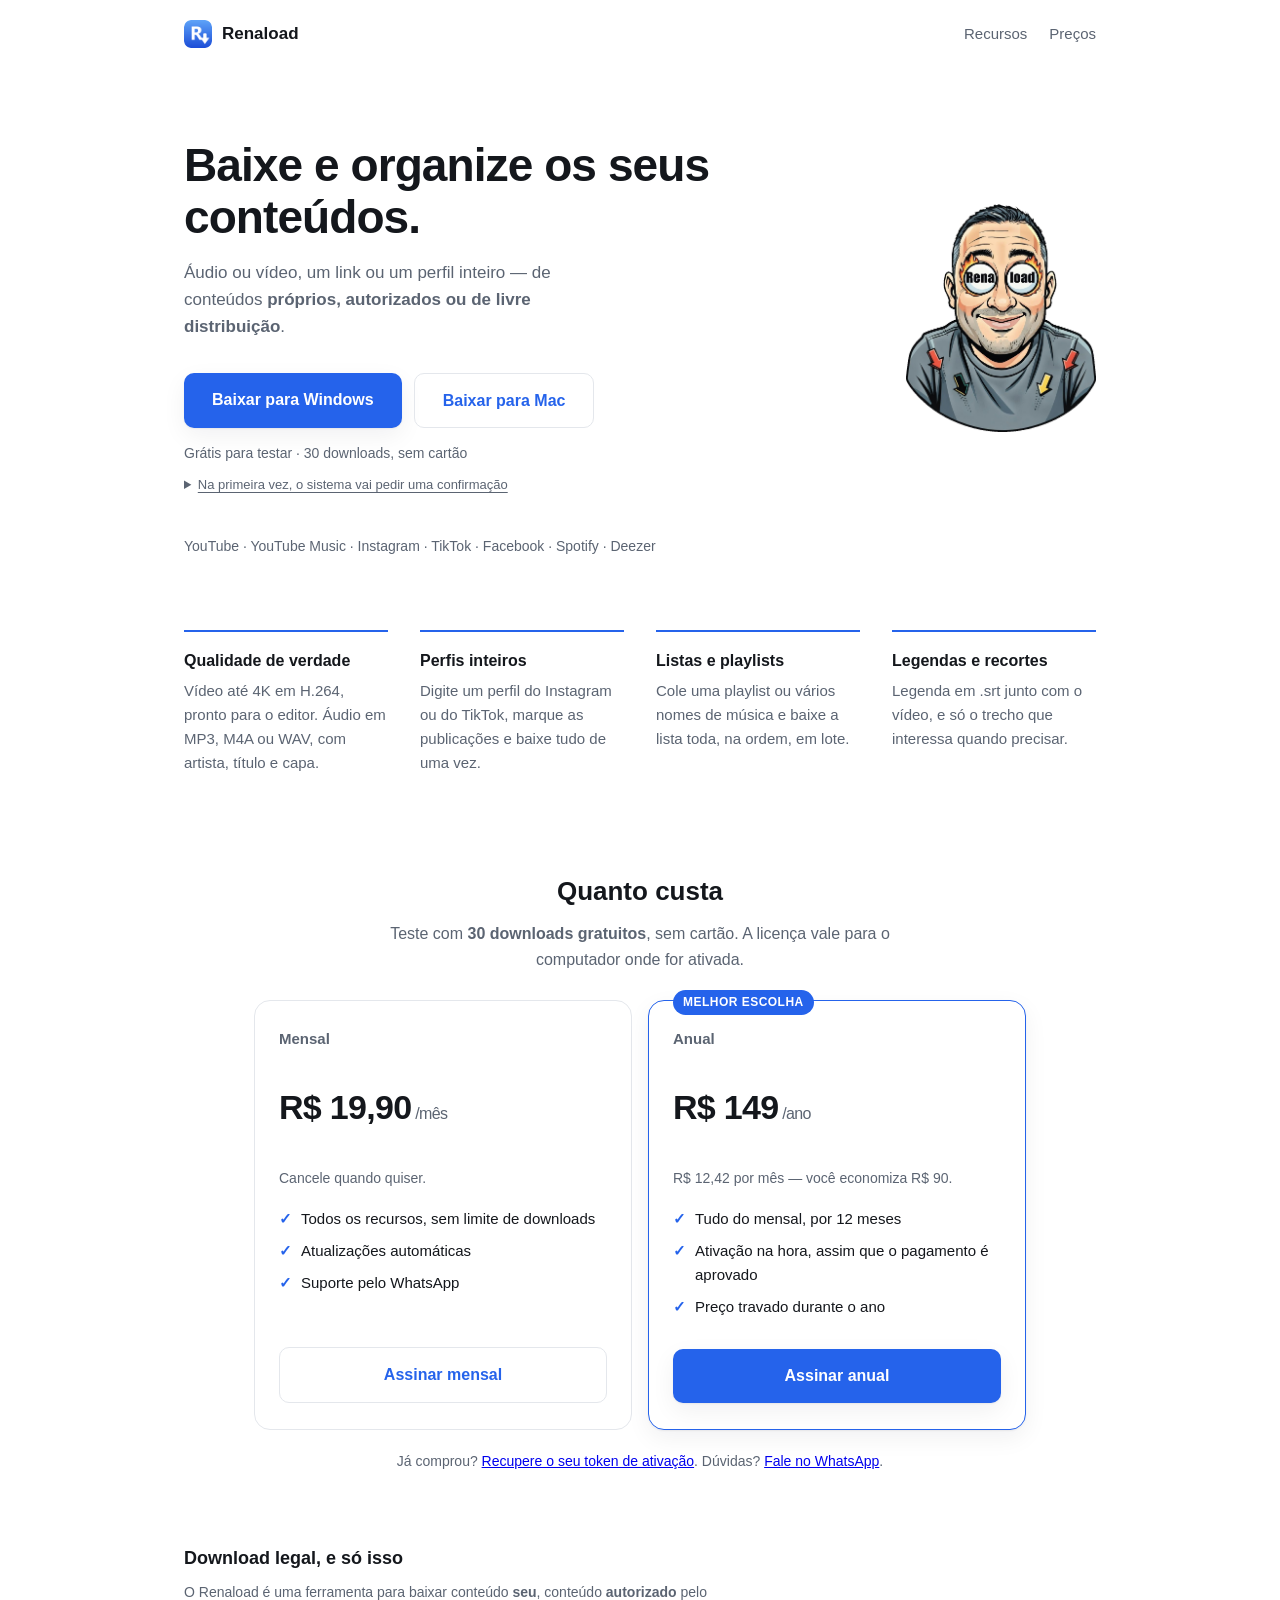
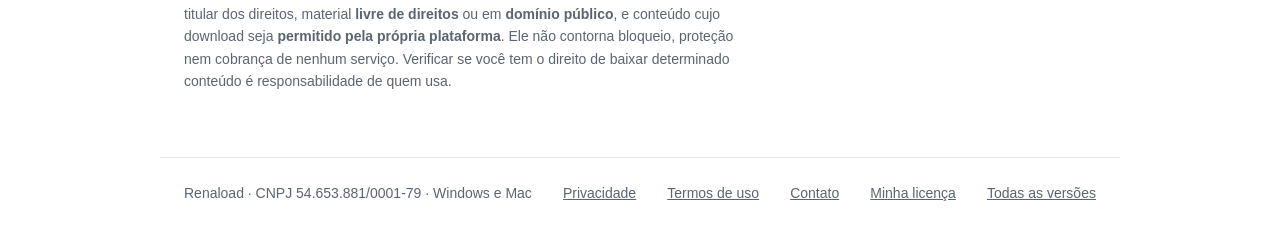
<file: docs/index.html>
<!doctype html>
<html lang="pt-BR">
<head>
  <meta charset="utf-8">
  <meta name="viewport" content="width=device-width, initial-scale=1">
  <title>Renaload — baixe e organize os seus conteúdos no Windows e no Mac</title>
  <meta name="description" content="Renaload para Windows e Mac: baixe e converta conteúdos próprios, autorizados ou de livre distribuição, com fila de downloads, qualidade até 4K, legendas e busca por perfil no Instagram e TikTok.">
  <meta name="author" content="Renaload">
  <link rel="icon" href="assets/favicon.ico" sizes="any">
  <link rel="icon" href="assets/renaload.png" type="image/png">
  <link rel="apple-touch-icon" href="assets/renaload_logo.png">
  <meta property="og:title" content="Renaload — baixe e organize os seus conteúdos">
  <meta property="og:description" content="Baixe áudio e vídeo de conteúdos próprios ou autorizados, ache as publicações de um perfil e organize tudo — num app só, para Windows e Mac.">
  <meta property="og:image" content="https://renaload.com.br/assets/renaload_logo.png">
  <meta property="og:url" content="https://renaload.com.br/">
  <meta property="og:type" content="website">
  <link rel="canonical" href="https://renaload.com.br/">
  <meta name="theme-color" content="#3b82f6">
  <link rel="stylesheet" href="styles.css">
  <!-- Verificacao de propriedade do Google AdSense. Este script apenas
       comprova que o dominio e nosso; nao exibe anuncio nenhum aqui,
       porque esta pagina nao tem blocos de anuncio. Os anuncios ficam
       no baixar.renaload.com.br, coberto por ser subdominio deste. -->
  <script async src="https://pagead2.googlesyndication.com/pagead/js/adsbygoogle.js?client=ca-pub-7005496364984954" crossorigin="anonymous"></script>
</head>
<body>
  <header class="topo">
    <a class="marca" href="#">
      <img src="assets/renaload.png" alt="">
      <span>Renaload</span>
    </a>
    <nav>
      <a class="link-topo" href="#recursos">Recursos</a>
      <a class="link-topo" href="#planos">Preços</a>
    </nav>
  </header>

  <main>
    <section class="capa">
      <div class="capa-texto">
        <h1>Baixe e organize os seus conteúdos.</h1>
        <p class="chamada">
          Áudio ou vídeo, um link ou um perfil inteiro — de conteúdos
          <strong>próprios, autorizados ou de livre distribuição</strong>.
        </p>

        <!-- Os dois botões existem sempre. O script do fim da página põe
             na frente o do sistema de quem visita e aponta cada um para o
             arquivo certo da última versão. Sem script, os dois levam à
             página de versões, que funciona sozinha. -->
        <div class="acoes" id="acoes">
          <a class="botao" id="baixar-windows"
             href="https://github.com/renatoaqoliveira-lab/renaload-releases/releases">
            Baixar para Windows
          </a>
          <a class="botao secundario" id="baixar-mac"
             href="https://github.com/renatoaqoliveira-lab/renaload-releases/releases">
            Baixar para Mac
          </a>
        </div>
        <p class="detalhe" id="detalhe">Grátis para testar · 30 downloads, sem cartão</p>
        <p class="detalhe" id="detalhe-mac" hidden></p>

        <!-- Avisar ANTES do susto: os dois sistemas mostram um alerta na
             primeira abertura, porque o app ainda não tem certificado
             pago. Quem é avisado segue; quem é pego de surpresa desiste. -->
        <details class="primeira-vez">
          <summary>Na primeira vez, o sistema vai pedir uma confirmação</summary>
          <p>
            <strong>Windows:</strong> se aparecer “fornecedor desconhecido”,
            clique em <strong>Mais informações</strong> e depois em
            <strong>Executar assim mesmo</strong>.
          </p>
          <p>
            <strong>Mac:</strong> arraste o Renaload para Aplicativos e abra.
            Se o Mac disser que não pode verificar o desenvolvedor, abra
            <strong>Ajustes do Sistema → Privacidade e Segurança</strong> e
            clique em <strong>Abrir Mesmo Assim</strong>.
          </p>
          <p>
            É esperado: o aviso aparece para todo programa que ainda não tem
            certificado de assinatura. Cada versão publica o código SHA-256
            dos arquivos na
            <a href="https://github.com/renatoaqoliveira-lab/renaload-releases/releases">página
            de versões</a>, para você conferir que o arquivo é o nosso.
          </p>
        </details>
      </div>
      <img class="mascote" src="assets/renaload_mascot.png" alt="">
    </section>

    <p class="plataformas">
      YouTube · YouTube Music · Instagram · TikTok · Facebook · Spotify · Deezer
    </p>

    <section class="recursos" id="recursos">
      <article>
        <h2>Qualidade de verdade</h2>
        <p>Vídeo até 4K em H.264, pronto para o editor. Áudio em MP3, M4A ou WAV, com artista, título e capa.</p>
      </article>
      <article>
        <h2>Perfis inteiros</h2>
        <p>Digite um perfil do Instagram ou do TikTok, marque as publicações e baixe tudo de uma vez.</p>
      </article>
      <article>
        <h2>Listas e playlists</h2>
        <p>Cole uma playlist ou vários nomes de música e baixe a lista toda, na ordem, em lote.</p>
      </article>
      <article>
        <h2>Legendas e recortes</h2>
        <p>Legenda em .srt junto com o vídeo, e só o trecho que interessa quando precisar.</p>
      </article>
    </section>

    <section class="planos" id="planos">
      <h2>Quanto custa</h2>
      <p class="intro">
        Teste com <strong>30 downloads gratuitos</strong>, sem cartão. A
        licença vale para o computador onde for ativada.
      </p>

      <div class="grade-planos">
        <div class="plano">
          <h3>Mensal</h3>
          <p class="valor">R$ 19,90<span> /mês</span></p>
          <p class="equivale">Cancele quando quiser.</p>
          <ul>
            <li>Todos os recursos, sem limite de downloads</li>
            <li>Atualizações automáticas</li>
            <li>Suporte pelo WhatsApp</li>
          </ul>
          <a class="botao secundario"
             href="https://mpago.la/2Yrm6qP">
            Assinar mensal
          </a>
        </div>

        <div class="plano destaque">
          <span class="selo">MELHOR ESCOLHA</span>
          <h3>Anual</h3>
          <p class="valor">R$ 149<span> /ano</span></p>
          <p class="equivale">R$ 12,42 por mês — você economiza R$ 90.</p>
          <ul>
            <li>Tudo do mensal, por 12 meses</li>
            <li>Ativação na hora, assim que o pagamento é aprovado</li>
            <li>Preço travado durante o ano</li>
          </ul>
          <a class="botao"
             href="https://mpago.la/2pU2kZ5">
            Assinar anual
          </a>
        </div>
      </div>

      <p class="nota-planos">
        Já comprou? <a href="licenca.html">Recupere o seu token de ativação</a>.
        Dúvidas?
        <a href="https://wa.me/5511970617781?text=Ol%C3%A1!%20Tenho%20uma%20d%C3%BAvida%20sobre%20os%20planos%20do%20Renaload.">Fale no WhatsApp</a>.
      </p>
    </section>

    <section class="aviso">
      <h2>Download legal, e só isso</h2>
      <p>
        O Renaload é uma ferramenta para baixar conteúdo <strong>seu</strong>,
        conteúdo <strong>autorizado</strong> pelo titular dos direitos,
        material <strong>livre de direitos</strong> ou em
        <strong>domínio público</strong>, e conteúdo cujo download seja
        <strong>permitido pela própria plataforma</strong>. Ele não contorna
        bloqueio, proteção nem cobrança de nenhum serviço. Verificar se você
        tem o direito de baixar determinado conteúdo é responsabilidade de
        quem usa.
      </p>
    </section>
  </main>

  <footer>
    <span>Renaload · CNPJ 54.653.881/0001-79 · Windows e Mac</span>
    <a href="privacidade.html">Privacidade</a>
    <a href="termos.html">Termos de uso</a>
    <a href="contato.html">Contato</a>
    <a href="licenca.html">Minha licença</a>
    <a href="https://github.com/renatoaqoliveira-lab/renaload-releases/releases">Todas as versões</a>
  </footer>

  <script>
    // Cada botão aponta para o arquivo da versão MAIS NOVA que tem o
    // instalador daquele sistema. Lê a lista de versões, e não só a
    // "latest": Windows e Mac podem sair em dias diferentes, e uma versão
    // só de Mac não pode deixar o botão do Windows sem arquivo.
    (function () {
      // ⇩⇩ ÚNICA COISA A MUDAR PARA PAUSAR O DOWNLOAD ⇩⇩
      var DOWNLOAD_LIBERADO = true;

      var API = 'https://api.github.com/repos/renatoaqoliveira-lab/renaload-releases/releases?per_page=20';
      var win = document.getElementById('baixar-windows');
      var mac = document.getElementById('baixar-mac');
      var detalhe = document.getElementById('detalhe');
      var detalheMac = document.getElementById('detalhe-mac');
      var acoes = document.getElementById('acoes');

      // Quem visita de um Mac vê o botão do Mac primeiro, em destaque.
      var ehMac = /Mac/i.test(navigator.platform || '') ||
                  /Macintosh/i.test(navigator.userAgent || '');

      function destacar(principal, outro) {
        acoes.insertBefore(principal, outro);
        principal.classList.remove('secundario');
        outro.classList.add('secundario');
      }

      function desativar(botao, texto) {
        botao.textContent = texto;
        botao.classList.add('desativado');
        botao.setAttribute('aria-disabled', 'true');
        botao.removeAttribute('href');
      }

      if (!DOWNLOAD_LIBERADO) {
        desativar(win, 'Baixar para Windows');
        desativar(mac, 'Baixar para Mac');
        detalhe.textContent = 'Download pausado por alguns minutos para um ajuste.';
        return;
      }

      function mb(bytes) { return bytes ? Math.round(bytes / 1048576) + ' MB · ' : ''; }
      function versao(r) { return (r.tag_name || '').replace(/^v/, ''); }
      function primeiro(rels, padrao) {
        for (var i = 0; i < rels.length; i++) {
          var r = rels[i];
          if (r.draft || r.prerelease) { continue; }
          var a = (r.assets || []).filter(function (x) { return padrao.test(x.name); })[0];
          if (a) { return { rel: r, asset: a }; }
        }
        return null;
      }

      fetch(API, { headers: { Accept: 'application/vnd.github+json' } })
        .then(function (r) { return r.ok ? r.json() : Promise.reject(r.status); })
        .then(function (rels) {
          var w = primeiro(rels, /\.exe$/i);
          var m = primeiro(rels, /_mac_arm64\.dmg$/i);   // Apple Silicon (M1 em diante)
          var mi = primeiro(rels, /_mac_x64\.dmg$/i);    // Mac com Intel
          var temMac = m || mi;

          if (w) { win.href = w.asset.browser_download_url; }
          if (temMac) {
            mac.href = temMac.asset.browser_download_url;
            if (ehMac) { destacar(mac, win); }
          } else {
            // Enquanto não houver .dmg publicado, o botão avisa em vez de
            // levar a uma página sem arquivo para Mac.
            desativar(mac, 'Mac — em breve');
          }

          var principal = (ehMac && temMac) ? temMac : w;
          if (principal) {
            detalhe.textContent = 'Versão ' + versao(principal.rel) + ' · ' +
              mb(principal.asset.size) + 'Grátis para testar · 30 downloads';
          }
          if (m && mi) {
            detalheMac.innerHTML = 'Mac com processador Intel? ' +
              '<a href="' + mi.asset.browser_download_url + '">Baixe esta versão</a>.';
            detalheMac.hidden = false;
          }
        })
        .catch(function () {
          // Sem internet ou API fora do ar: os botões continuam levando à
          // página de versões, que nunca fica desatualizada.
        });
    })();
  </script>
</body>
</html>
</file>
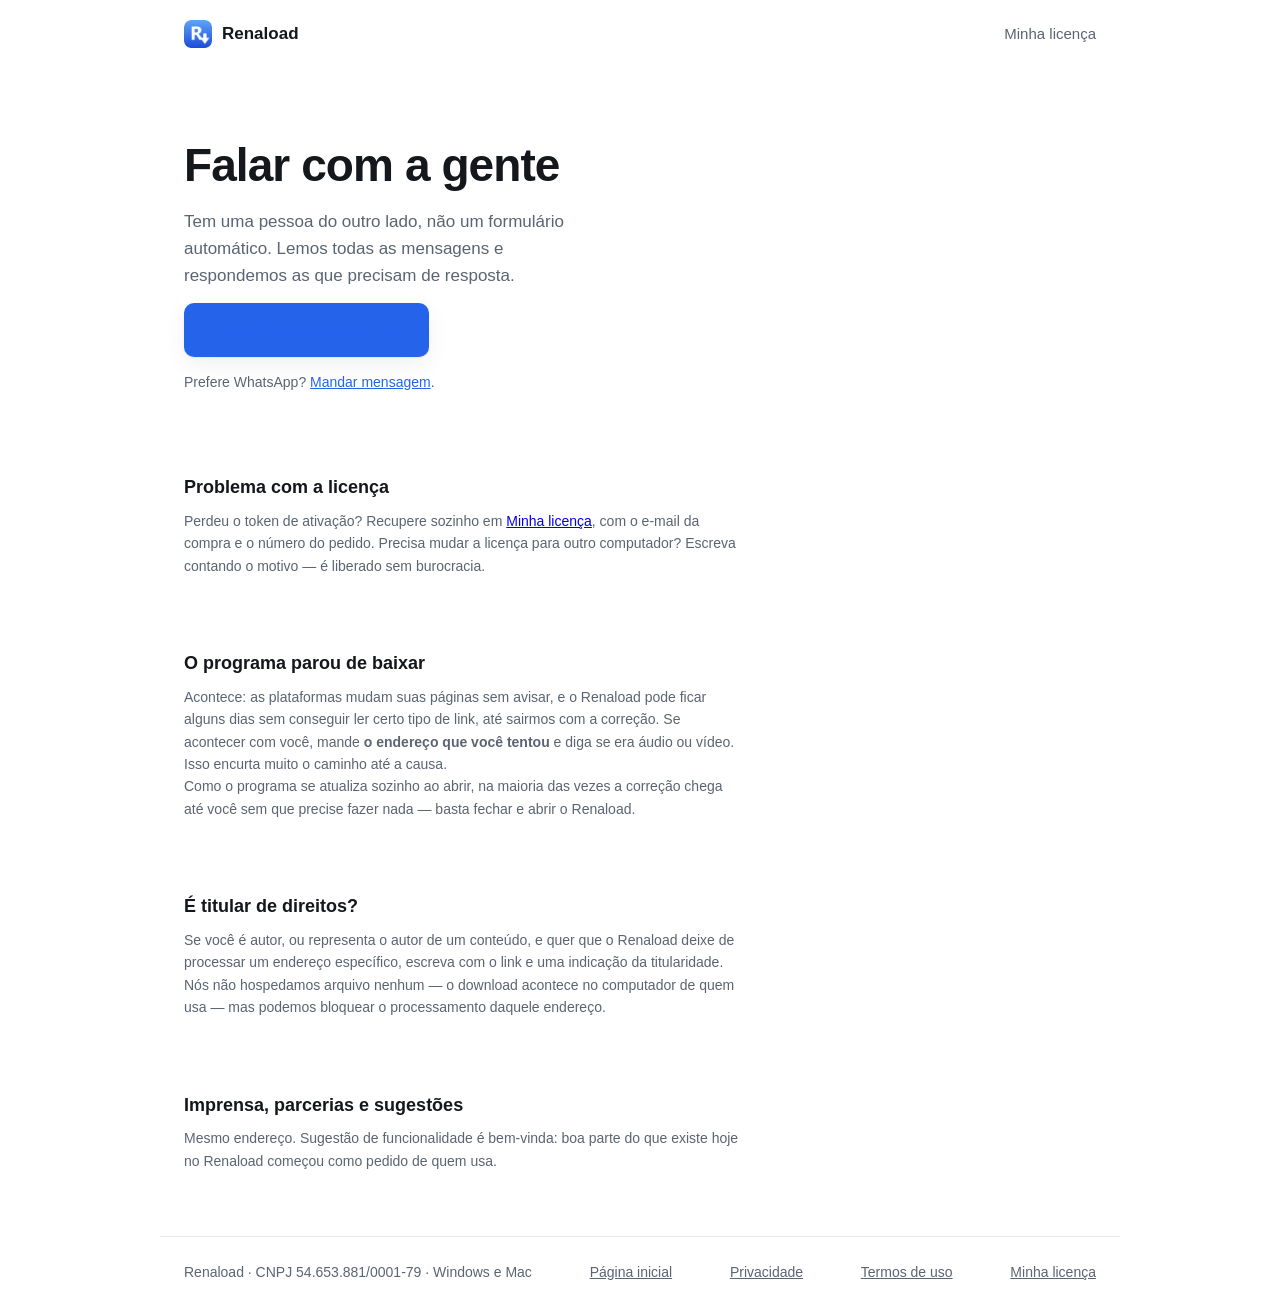
<file: docs/contato.html>
<!doctype html>
<html lang="pt-BR">
<head>
  <meta charset="utf-8">
  <meta name="viewport" content="width=device-width, initial-scale=1">
  <title>Contato — Renaload</title>
  <meta name="description" content="Como falar com quem faz o Renaload: suporte, licença, titulares de direitos e imprensa.">
  <meta name="author" content="Renaload">
  <link rel="icon" href="assets/renaload.png">
  <link rel="canonical" href="https://renaload.com.br/contato.html">
  <link rel="stylesheet" href="styles.css">
  <!-- Verificacao de propriedade do Google AdSense. Este script apenas
       comprova que o dominio e nosso; nao exibe anuncio nenhum aqui,
       porque esta pagina nao tem blocos de anuncio. Os anuncios ficam
       no baixar.renaload.com.br, coberto por ser subdominio deste. -->
  <script async src="https://pagead2.googlesyndication.com/pagead/js/adsbygoogle.js?client=ca-pub-7005496364984954" crossorigin="anonymous"></script>
</head>
<body>
  <header class="topo">
    <a class="marca" href="./">
      <img src="assets/renaload.png" alt="">
      <span>Renaload</span>
    </a>
    <a class="link-topo" href="licenca.html">Minha licença</a>
  </header>

  <main>
    <section class="capa" style="grid-template-columns:1fr">
      <div class="capa-texto">
        <h1>Falar com a gente</h1>
        <p class="chamada">
          Tem uma pessoa do outro lado, não um formulário automático.
          Lemos todas as mensagens e respondemos as que precisam de
          resposta.
        </p>
        <p class="detalhe">
          <a class="botao" href="mailto:renato@renaload.com.br">renato@renaload.com.br</a>
        </p>
        <p class="detalhe">
          Prefere WhatsApp?
          <a href="https://wa.me/5511970617781?text=Ol%C3%A1%2C%20tenho%20uma%20d%C3%BAvida%20sobre%20o%20Renaload.">
            Mandar mensagem</a>.
        </p>
      </div>
    </section>

    <section class="aviso">
      <h2>Problema com a licença</h2>
      <p>
        Perdeu o token de ativação? Recupere sozinho em
        <a href="licenca.html">Minha licença</a>, com o e-mail da compra e o
        número do pedido. Precisa mudar a licença para outro computador?
        Escreva contando o motivo — é liberado sem burocracia.
      </p>
    </section>

    <section class="aviso">
      <h2>O programa parou de baixar</h2>
      <p>
        Acontece: as plataformas mudam suas páginas sem avisar, e o Renaload
        pode ficar alguns dias sem conseguir ler certo tipo de link, até
        sairmos com a correção. Se acontecer com você, mande
        <strong>o endereço que você tentou</strong> e diga se era áudio ou
        vídeo. Isso encurta muito o caminho até a causa.
      </p>
      <p>
        Como o programa se atualiza sozinho ao abrir, na maioria das vezes a
        correção chega até você sem que precise fazer nada — basta fechar e
        abrir o Renaload.
      </p>
    </section>

    <section class="aviso">
      <h2>É titular de direitos?</h2>
      <p>
        Se você é autor, ou representa o autor de um conteúdo, e quer que o
        Renaload deixe de processar um endereço específico, escreva com o
        link e uma indicação da titularidade. Nós não hospedamos arquivo
        nenhum — o download acontece no computador de quem usa — mas podemos
        bloquear o processamento daquele endereço.
      </p>
    </section>

    <section class="aviso">
      <h2>Imprensa, parcerias e sugestões</h2>
      <p>
        Mesmo endereço. Sugestão de funcionalidade é bem-vinda: boa parte do
        que existe hoje no Renaload começou como pedido de quem usa.
      </p>
    </section>
  </main>

  <footer>
    <span>Renaload · CNPJ 54.653.881/0001-79 · Windows e Mac</span>
    <a href="./">Página inicial</a>
    <a href="privacidade.html">Privacidade</a>
    <a href="termos.html">Termos de uso</a>
    <a href="licenca.html">Minha licença</a>
  </footer>
</body>
</html>
</file>
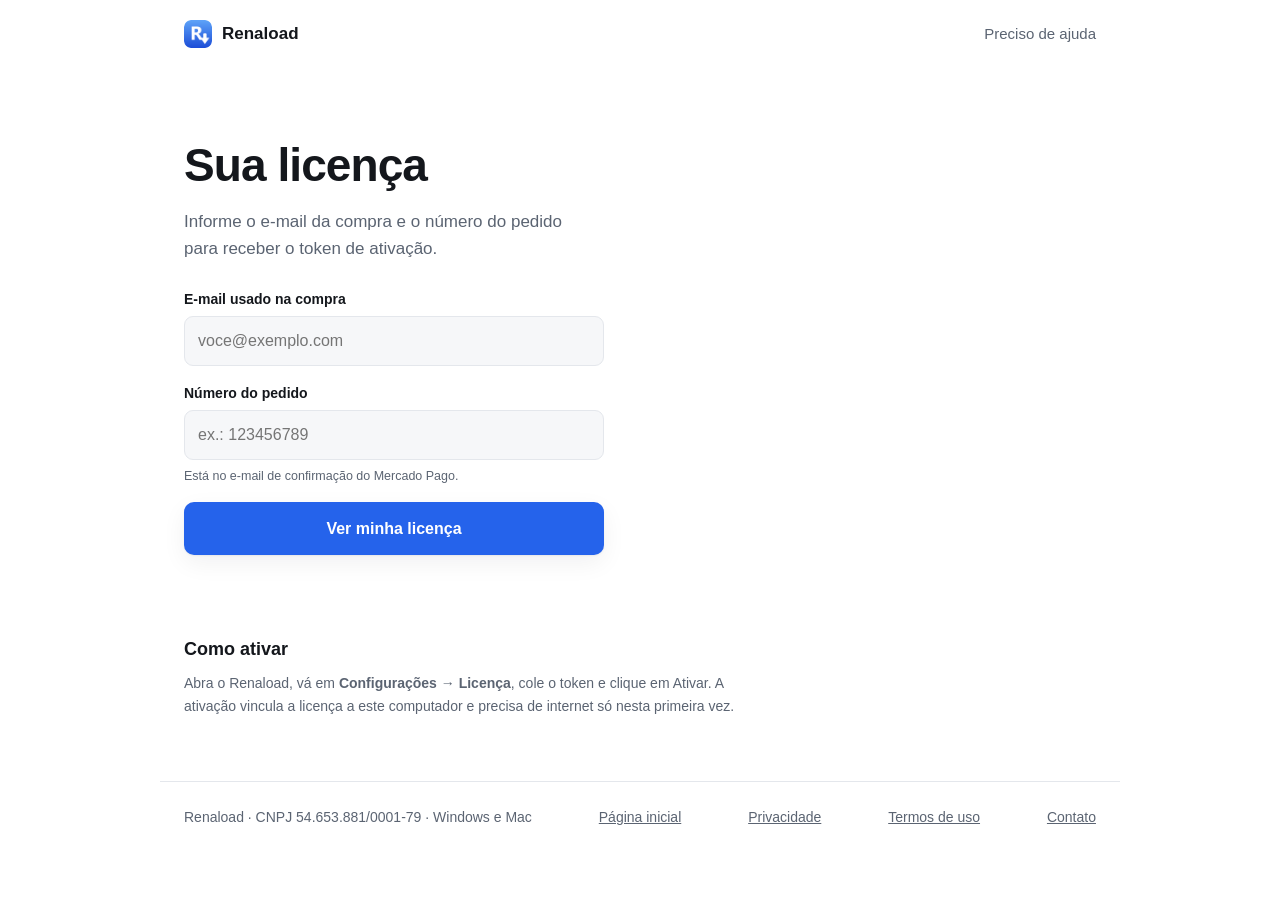
<file: docs/licenca.html>
<!doctype html>
<html lang="pt-BR">
<head>
  <meta charset="utf-8">
  <meta name="viewport" content="width=device-width, initial-scale=1">
  <title>Minha licença — Renaload</title>
  <meta name="description" content="Recupere o token de ativação da sua licença do Renaload.">
  <meta name="author" content="Renaload">
  <meta name="robots" content="noindex">
  <link rel="icon" href="assets/renaload.png">
  <link rel="stylesheet" href="styles.css">
  <!-- Verificacao de propriedade do Google AdSense. Este script apenas
       comprova que o dominio e nosso; nao exibe anuncio nenhum aqui,
       porque esta pagina nao tem blocos de anuncio. Os anuncios ficam
       no baixar.renaload.com.br, coberto por ser subdominio deste. -->
  <script async src="https://pagead2.googlesyndication.com/pagead/js/adsbygoogle.js?client=ca-pub-7005496364984954" crossorigin="anonymous"></script>
</head>
<body>
  <header class="topo">
    <a class="marca" href="./">
      <img src="assets/renaload.png" alt="">
      <span>Renaload</span>
    </a>
    <a class="link-topo" href="https://wa.me/5511970617781?text=Preciso%20de%20ajuda%20com%20a%20minha%20licen%C3%A7a%20do%20Renaload.">Preciso de ajuda</a>
  </header>

  <main>
    <section class="capa" style="grid-template-columns:1fr">
      <div class="capa-texto">
        <h1>Sua licença</h1>
        <p class="chamada">
          Informe o e-mail da compra e o número do pedido para receber o
          token de ativação.
        </p>

        <form id="form" class="formulario" autocomplete="on">
          <label class="campo">
            <span>E-mail usado na compra</span>
            <input type="email" id="email" required inputmode="email"
                   autocomplete="email" placeholder="voce@exemplo.com">
          </label>
          <label class="campo">
            <span>Número do pedido</span>
            <input type="text" id="pedido" required inputmode="numeric"
                   placeholder="ex.: 123456789">
            <small>Está no e-mail de confirmação do Mercado Pago.</small>
          </label>
          <button class="botao" type="submit" id="enviar">Ver minha licença</button>
        </form>

        <div id="resposta" class="resposta" hidden></div>
      </div>
    </section>

    <section class="aviso">
      <h2>Como ativar</h2>
      <p>
        Abra o Renaload, vá em <strong>Configurações → Licença</strong>, cole o
        token e clique em Ativar. A ativação vincula a licença a este
        computador e precisa de internet só nesta primeira vez.
      </p>
    </section>
  </main>

  <footer>
    <span>Renaload · CNPJ 54.653.881/0001-79 · Windows e Mac</span>
    <a href="./">Página inicial</a>
    <a href="privacidade.html">Privacidade</a>
    <a href="termos.html">Termos de uso</a>
    <a href="contato.html">Contato</a>
  </footer>

  <script>
    (function () {
      var API = 'https://pxbjjcerfmaninewmcol.supabase.co/rest/v1/rpc/licenca_do_comprador';
      var CHAVE = 'sb_publishable_59ipdH9gADZXP0Ao5fWlog_Qw3SQ15l';

      var form = document.getElementById('form');
      var caixa = document.getElementById('resposta');
      var botao = document.getElementById('enviar');

      function mostrar(html, tipo) {
        caixa.className = 'resposta ' + (tipo || '');
        caixa.innerHTML = html;
        caixa.hidden = false;
      }

      function escapar(t) {
        return String(t).replace(/[&<>"']/g, function (c) {
          return { '&': '&amp;', '<': '&lt;', '>': '&gt;',
                   '"': '&quot;', "'": '&#39;' }[c];
        });
      }

      form.addEventListener('submit', function (e) {
        e.preventDefault();
        var email = document.getElementById('email').value.trim();
        var pedido = document.getElementById('pedido').value.trim();
        if (!email || !pedido) { return; }

        botao.disabled = true;
        botao.textContent = 'Procurando...';
        mostrar('Consultando sua compra...', '');

        fetch(API, {
          method: 'POST',
          headers: {
            apikey: CHAVE,
            Authorization: 'Bearer ' + CHAVE,
            'Content-Type': 'application/json'
          },
          body: JSON.stringify({ p_email: email, p_pedido: pedido })
        })
          .then(function (r) { return r.json(); })
          .then(function (d) {
            if (d && d.ok && d.token) {
              var aviso = d.ja_ativada
                ? '<p class="obs">Esta licença já foi ativada em um computador. ' +
                  'Se precisar trocar de máquina, fale com o suporte.</p>'
                : '';
              mostrar(
                '<p class="ok">✓ Licença encontrada</p>' +
                '<p class="obs">Copie o token abaixo e cole no Renaload em ' +
                'Configurações → Licença.</p>' +
                '<textarea readonly id="token" rows="4">' +
                escapar(d.token) + '</textarea>' +
                '<button class="botao secundario" type="button" id="copiar">' +
                'Copiar token</button>' + aviso, 'boa');
              document.getElementById('copiar').onclick = function () {
                var t = document.getElementById('token');
                t.select();
                navigator.clipboard.writeText(t.value).then(function () {
                  this.textContent = 'Copiado!';
                }.bind(this)).catch(function () {
                  document.execCommand('copy');
                });
              };
            } else if (d && d.motivo === 'cancelada') {
              mostrar('<p class="ruim">Esta licença foi cancelada.</p>' +
                      '<p class="obs">Fale com o suporte pelo WhatsApp para ' +
                      'regularizar.</p>', 'ruim');
            } else {
              mostrar('<p class="ruim">Não encontrei essa compra.</p>' +
                      '<p class="obs">Confira se o e-mail e o número do pedido ' +
                      'estão iguais aos do e-mail de confirmação. Pagamentos ' +
                      'no Pix podem levar alguns minutos para constar. ' +
                      'Se persistir, chame no WhatsApp.</p>', 'ruim');
            }
          })
          .catch(function () {
            mostrar('<p class="ruim">Não consegui consultar agora.</p>' +
                    '<p class="obs">Verifique sua internet e tente de novo.</p>',
                    'ruim');
          })
          .then(function () {
            botao.disabled = false;
            botao.textContent = 'Ver minha licença';
          });
      });
    })();
  </script>
</body>
</html>
</file>
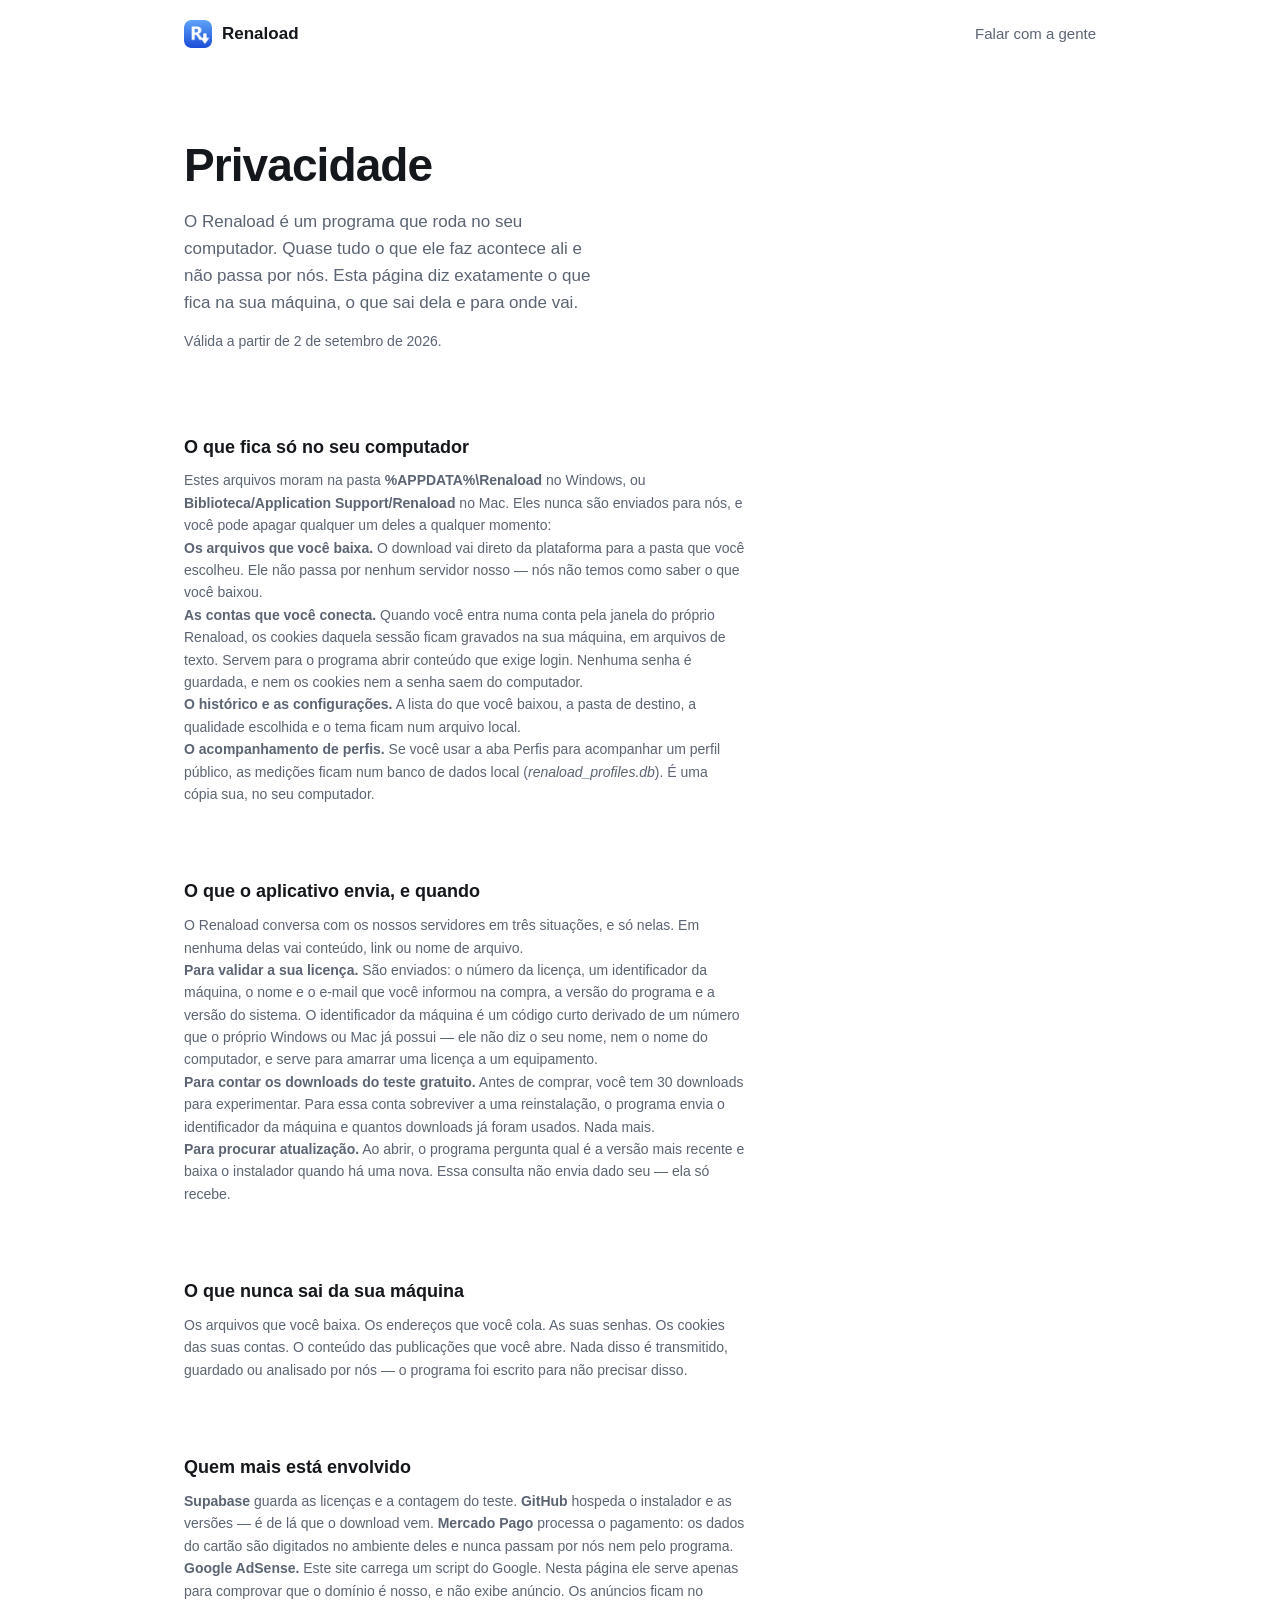
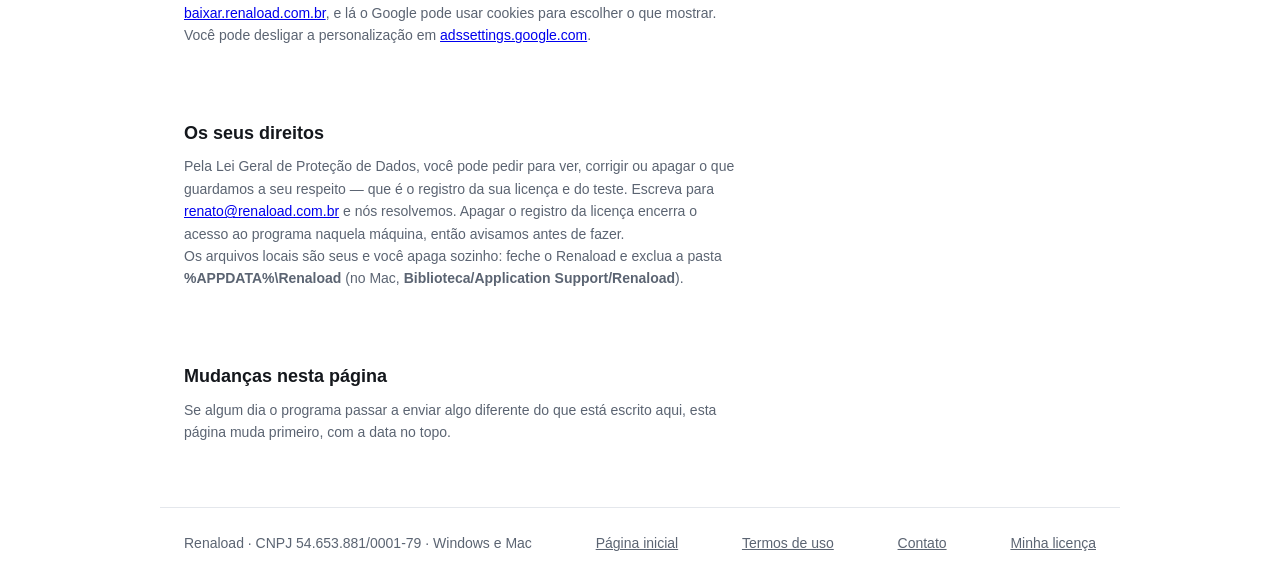
<file: docs/privacidade.html>
<!doctype html>
<html lang="pt-BR">
<head>
  <meta charset="utf-8">
  <meta name="viewport" content="width=device-width, initial-scale=1">
  <title>Privacidade — Renaload</title>
  <meta name="description" content="O que o Renaload guarda no seu computador, o que ele envia para os nossos servidores e o que nunca sai da sua máquina.">
  <meta name="author" content="Renaload">
  <link rel="icon" href="assets/renaload.png">
  <link rel="canonical" href="https://renaload.com.br/privacidade.html">
  <link rel="stylesheet" href="styles.css">
  <!-- Verificacao de propriedade do Google AdSense. Este script apenas
       comprova que o dominio e nosso; nao exibe anuncio nenhum aqui,
       porque esta pagina nao tem blocos de anuncio. Os anuncios ficam
       no baixar.renaload.com.br, coberto por ser subdominio deste. -->
  <script async src="https://pagead2.googlesyndication.com/pagead/js/adsbygoogle.js?client=ca-pub-7005496364984954" crossorigin="anonymous"></script>
</head>
<body>
  <header class="topo">
    <a class="marca" href="./">
      <img src="assets/renaload.png" alt="">
      <span>Renaload</span>
    </a>
    <a class="link-topo" href="contato.html">Falar com a gente</a>
  </header>

  <main>
    <section class="capa" style="grid-template-columns:1fr">
      <div class="capa-texto">
        <h1>Privacidade</h1>
        <p class="chamada">
          O Renaload é um programa que roda no seu computador. Quase tudo
          o que ele faz acontece ali e não passa por nós. Esta página diz
          exatamente o que fica na sua máquina, o que sai dela e para
          onde vai.
        </p>
        <p class="detalhe">Válida a partir de 2 de setembro de 2026.</p>
      </div>
    </section>

    <section class="aviso">
      <h2>O que fica só no seu computador</h2>
      <p>
        Estes arquivos moram na pasta <strong>%APPDATA%\Renaload</strong>
        no Windows, ou <strong>Biblioteca/Application Support/Renaload</strong>
        no Mac. Eles nunca são enviados para nós, e você pode
        apagar qualquer um deles a qualquer momento:
      </p>
      <p>
        <strong>Os arquivos que você baixa.</strong> O download vai direto
        da plataforma para a pasta que você escolheu. Ele não passa por
        nenhum servidor nosso — nós não temos como saber o que você baixou.
      </p>
      <p>
        <strong>As contas que você conecta.</strong> Quando você entra numa
        conta pela janela do próprio Renaload, os cookies daquela sessão
        ficam gravados na sua máquina, em arquivos de texto. Servem para o
        programa abrir conteúdo que exige login. Nenhuma senha é guardada,
        e nem os cookies nem a senha saem do computador.
      </p>
      <p>
        <strong>O histórico e as configurações.</strong> A lista do que você
        baixou, a pasta de destino, a qualidade escolhida e o tema ficam num
        arquivo local.
      </p>
      <p>
        <strong>O acompanhamento de perfis.</strong> Se você usar a aba
        Perfis para acompanhar um perfil público, as medições ficam num banco
        de dados local (<em>renaload_profiles.db</em>). É uma cópia sua, no
        seu computador.
      </p>
    </section>

    <section class="aviso">
      <h2>O que o aplicativo envia, e quando</h2>
      <p>
        O Renaload conversa com os nossos servidores em três situações, e
        só nelas. Em nenhuma delas vai conteúdo, link ou nome de arquivo.
      </p>
      <p>
        <strong>Para validar a sua licença.</strong> São enviados: o número
        da licença, um identificador da máquina, o nome e o e-mail que você
        informou na compra, a versão do programa e a versão do sistema. O
        identificador da máquina é um código curto derivado de um número que
        o próprio Windows ou Mac já possui — ele não diz o seu nome, nem o nome do
        computador, e serve para amarrar uma licença a um equipamento.
      </p>
      <p>
        <strong>Para contar os downloads do teste gratuito.</strong> Antes de
        comprar, você tem 30 downloads para experimentar. Para essa conta
        sobreviver a uma reinstalação, o programa envia o identificador da
        máquina e quantos downloads já foram usados. Nada mais.
      </p>
      <p>
        <strong>Para procurar atualização.</strong> Ao abrir, o programa
        pergunta qual é a versão mais recente e baixa o instalador quando há
        uma nova. Essa consulta não envia dado seu — ela só recebe.
      </p>
    </section>

    <section class="aviso">
      <h2>O que nunca sai da sua máquina</h2>
      <p>
        Os arquivos que você baixa. Os endereços que você cola. As suas
        senhas. Os cookies das suas contas. O conteúdo das publicações que
        você abre. Nada disso é transmitido, guardado ou analisado por nós —
        o programa foi escrito para não precisar disso.
      </p>
    </section>

    <section class="aviso">
      <h2>Quem mais está envolvido</h2>
      <p>
        <strong>Supabase</strong> guarda as licenças e a contagem do teste.
        <strong>GitHub</strong> hospeda o instalador e as versões — é de lá
        que o download vem. <strong>Mercado Pago</strong> processa o
        pagamento: os dados do cartão são digitados no ambiente deles e
        nunca passam por nós nem pelo programa.
      </p>
      <p>
        <strong>Google AdSense.</strong> Este site carrega um script do
        Google. Nesta página ele serve apenas para comprovar que o domínio é
        nosso, e não exibe anúncio. Os anúncios ficam no
        <a href="https://baixar.renaload.com.br/">baixar.renaload.com.br</a>,
        e lá o Google pode usar cookies para escolher o que mostrar. Você
        pode desligar a personalização em
        <a href="https://adssettings.google.com/">adssettings.google.com</a>.
      </p>
    </section>

    <section class="aviso">
      <h2>Os seus direitos</h2>
      <p>
        Pela Lei Geral de Proteção de Dados, você pode pedir para ver,
        corrigir ou apagar o que guardamos a seu respeito — que é o registro
        da sua licença e do teste. Escreva para
        <a href="mailto:renato@renaload.com.br">renato@renaload.com.br</a>
        e nós resolvemos. Apagar o registro da licença encerra o acesso ao
        programa naquela máquina, então avisamos antes de fazer.
      </p>
      <p>
        Os arquivos locais são seus e você apaga sozinho: feche o Renaload e
        exclua a pasta <strong>%APPDATA%\Renaload</strong> (no Mac, <strong>Biblioteca/Application Support/Renaload</strong>).
      </p>
    </section>

    <section class="aviso">
      <h2>Mudanças nesta página</h2>
      <p>
        Se algum dia o programa passar a enviar algo diferente do que está
        escrito aqui, esta página muda primeiro, com a data no topo.
      </p>
    </section>
  </main>

  <footer>
    <span>Renaload · CNPJ 54.653.881/0001-79 · Windows e Mac</span>
    <a href="./">Página inicial</a>
    <a href="termos.html">Termos de uso</a>
    <a href="contato.html">Contato</a>
    <a href="licenca.html">Minha licença</a>
  </footer>
</body>
</html>
</file>
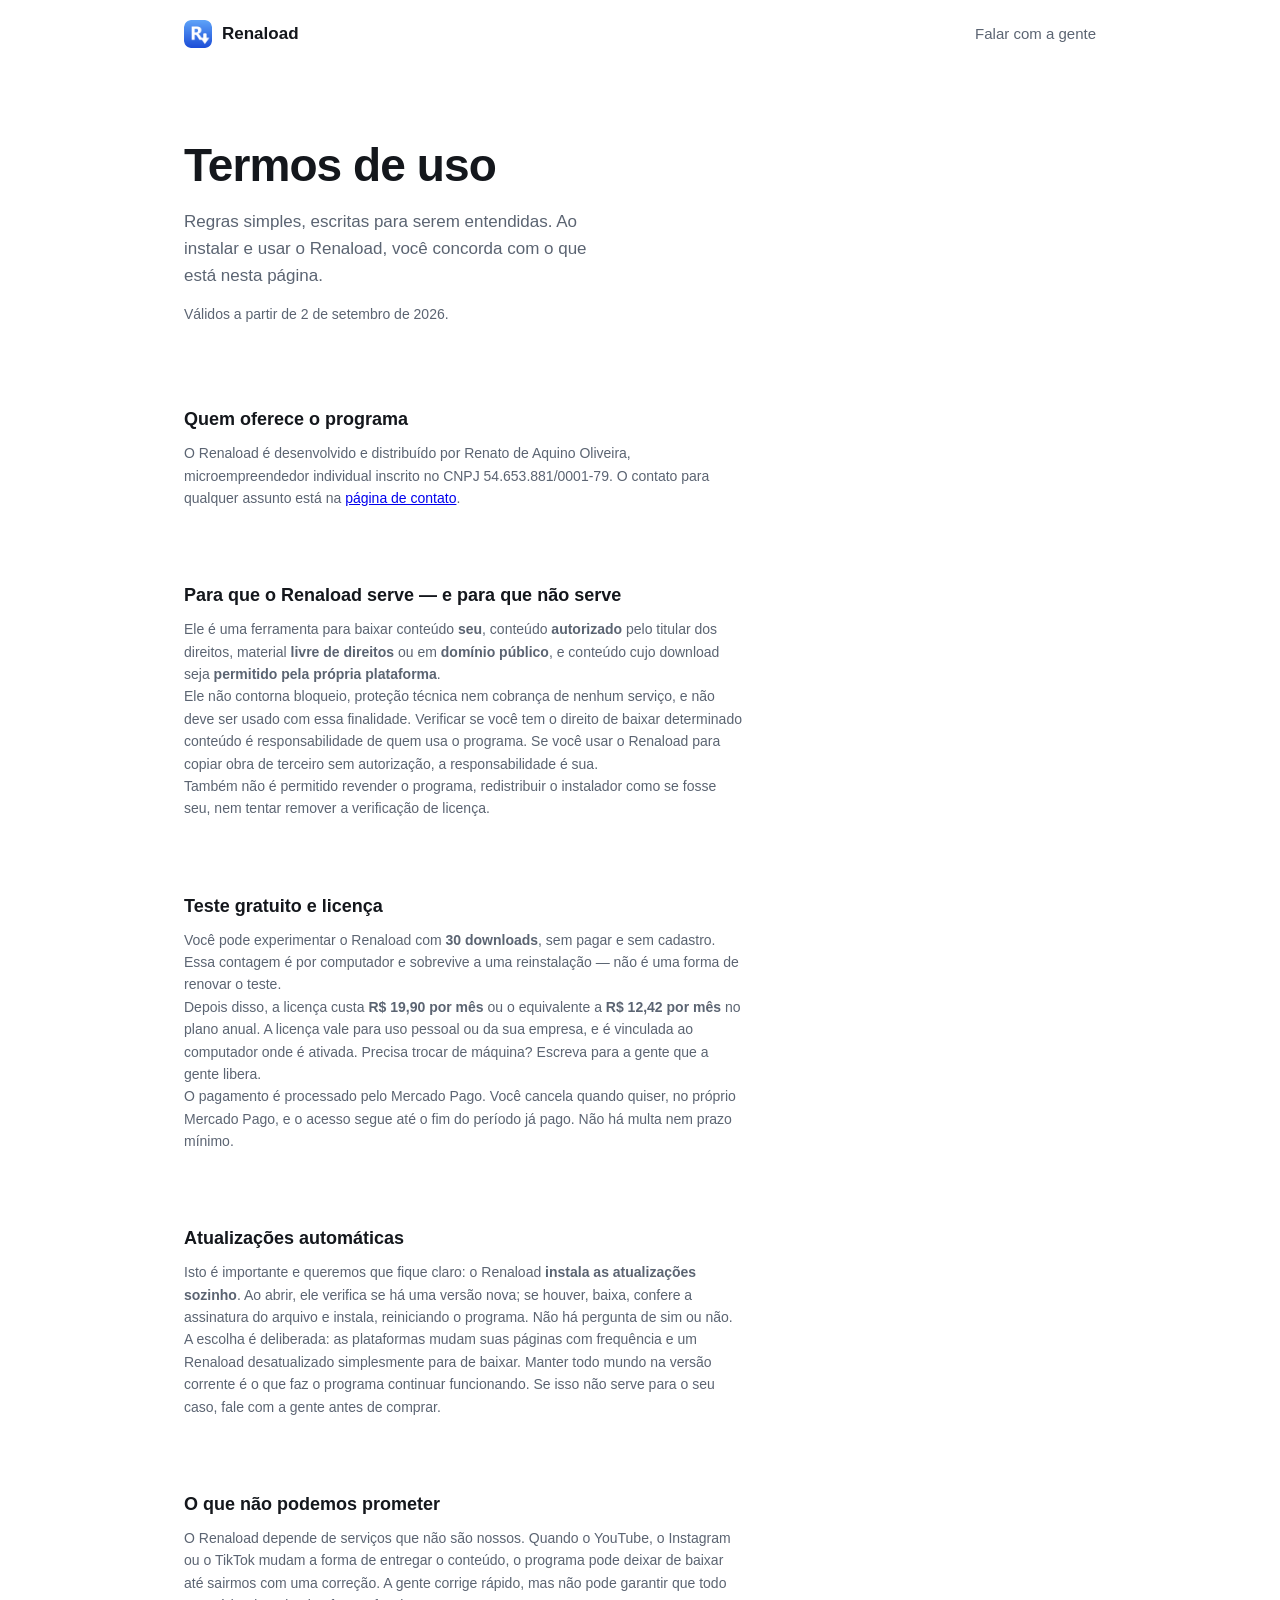
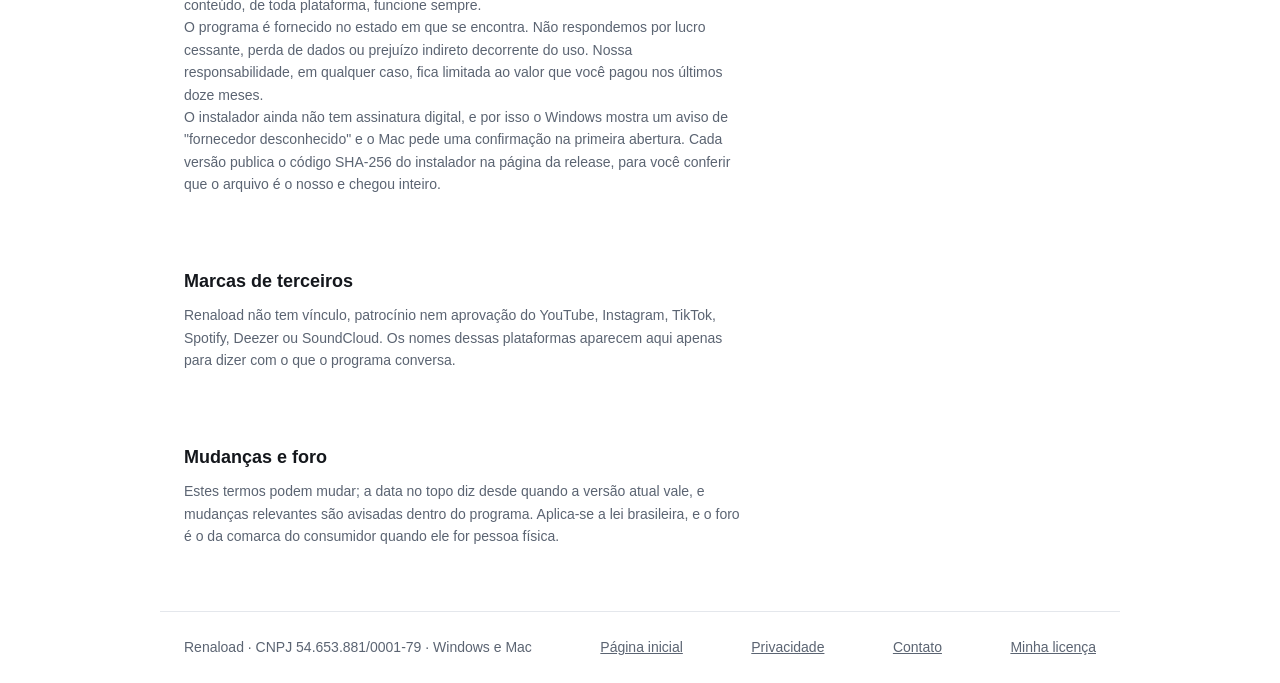
<file: docs/termos.html>
<!doctype html>
<html lang="pt-BR">
<head>
  <meta charset="utf-8">
  <meta name="viewport" content="width=device-width, initial-scale=1">
  <title>Termos de uso — Renaload</title>
  <meta name="description" content="As regras de uso do Renaload: para que ele serve, o que a licença cobre, como funcionam o teste gratuito e as atualizações automáticas.">
  <meta name="author" content="Renaload">
  <link rel="icon" href="assets/renaload.png">
  <link rel="canonical" href="https://renaload.com.br/termos.html">
  <link rel="stylesheet" href="styles.css">
  <!-- Verificacao de propriedade do Google AdSense. Este script apenas
       comprova que o dominio e nosso; nao exibe anuncio nenhum aqui,
       porque esta pagina nao tem blocos de anuncio. Os anuncios ficam
       no baixar.renaload.com.br, coberto por ser subdominio deste. -->
  <script async src="https://pagead2.googlesyndication.com/pagead/js/adsbygoogle.js?client=ca-pub-7005496364984954" crossorigin="anonymous"></script>
</head>
<body>
  <header class="topo">
    <a class="marca" href="./">
      <img src="assets/renaload.png" alt="">
      <span>Renaload</span>
    </a>
    <a class="link-topo" href="contato.html">Falar com a gente</a>
  </header>

  <main>
    <section class="capa" style="grid-template-columns:1fr">
      <div class="capa-texto">
        <h1>Termos de uso</h1>
        <p class="chamada">
          Regras simples, escritas para serem entendidas. Ao instalar e usar
          o Renaload, você concorda com o que está nesta página.
        </p>
        <p class="detalhe">Válidos a partir de 2 de setembro de 2026.</p>
      </div>
    </section>

    <section class="aviso">
      <h2>Quem oferece o programa</h2>
      <p>
        O Renaload é desenvolvido e distribuído por Renato de Aquino Oliveira, microempreendedor individual inscrito no CNPJ 54.653.881/0001-79.
        O contato para qualquer assunto está na
        <a href="contato.html">página de contato</a>.
      </p>
    </section>

    <section class="aviso">
      <h2>Para que o Renaload serve — e para que não serve</h2>
      <p>
        Ele é uma ferramenta para baixar conteúdo <strong>seu</strong>,
        conteúdo <strong>autorizado</strong> pelo titular dos direitos,
        material <strong>livre de direitos</strong> ou em
        <strong>domínio público</strong>, e conteúdo cujo download seja
        <strong>permitido pela própria plataforma</strong>.
      </p>
      <p>
        Ele não contorna bloqueio, proteção técnica nem cobrança de nenhum
        serviço, e não deve ser usado com essa finalidade. Verificar se você
        tem o direito de baixar determinado conteúdo é responsabilidade de
        quem usa o programa. Se você usar o Renaload para copiar obra de
        terceiro sem autorização, a responsabilidade é sua.
      </p>
      <p>
        Também não é permitido revender o programa, redistribuir o
        instalador como se fosse seu, nem tentar remover a verificação de
        licença.
      </p>
    </section>

    <section class="aviso">
      <h2>Teste gratuito e licença</h2>
      <p>
        Você pode experimentar o Renaload com <strong>30 downloads</strong>,
        sem pagar e sem cadastro. Essa contagem é por computador e sobrevive
        a uma reinstalação — não é uma forma de renovar o teste.
      </p>
      <p>
        Depois disso, a licença custa <strong>R$ 19,90 por mês</strong> ou o
        equivalente a <strong>R$ 12,42 por mês</strong> no plano anual. A
        licença vale para uso pessoal ou da sua empresa, e é vinculada ao
        computador onde é ativada. Precisa trocar de máquina? Escreva para a
        gente que a gente libera.
      </p>
      <p>
        O pagamento é processado pelo Mercado Pago. Você cancela quando
        quiser, no próprio Mercado Pago, e o acesso segue até o fim do
        período já pago. Não há multa nem prazo mínimo.
      </p>
    </section>

    <section class="aviso">
      <h2>Atualizações automáticas</h2>
      <p>
        Isto é importante e queremos que fique claro: o Renaload
        <strong>instala as atualizações sozinho</strong>. Ao abrir, ele
        verifica se há uma versão nova; se houver, baixa, confere a
        assinatura do arquivo e instala, reiniciando o programa. Não há
        pergunta de sim ou não.
      </p>
      <p>
        A escolha é deliberada: as plataformas mudam suas páginas com
        frequência e um Renaload desatualizado simplesmente para de baixar.
        Manter todo mundo na versão corrente é o que faz o programa
        continuar funcionando. Se isso não serve para o seu caso, fale com a
        gente antes de comprar.
      </p>
    </section>

    <section class="aviso">
      <h2>O que não podemos prometer</h2>
      <p>
        O Renaload depende de serviços que não são nossos. Quando o YouTube,
        o Instagram ou o TikTok mudam a forma de entregar o conteúdo, o
        programa pode deixar de baixar até sairmos com uma correção. A gente
        corrige rápido, mas não pode garantir que todo conteúdo, de toda
        plataforma, funcione sempre.
      </p>
      <p>
        O programa é fornecido no estado em que se encontra. Não respondemos
        por lucro cessante, perda de dados ou prejuízo indireto decorrente
        do uso. Nossa responsabilidade, em qualquer caso, fica limitada ao
        valor que você pagou nos últimos doze meses.
      </p>
      <p>
        O instalador ainda não tem assinatura digital, e por isso o Windows
        mostra um aviso de "fornecedor desconhecido" e o Mac pede uma
        confirmação na primeira abertura. Cada versão publica o
        código SHA-256 do instalador na página da release, para você
        conferir que o arquivo é o nosso e chegou inteiro.
      </p>
    </section>

    <section class="aviso">
      <h2>Marcas de terceiros</h2>
      <p>
        Renaload não tem vínculo, patrocínio nem aprovação do YouTube,
        Instagram, TikTok, Spotify, Deezer ou SoundCloud. Os nomes dessas
        plataformas aparecem aqui apenas para dizer com o que o programa
        conversa.
      </p>
    </section>

    <section class="aviso">
      <h2>Mudanças e foro</h2>
      <p>
        Estes termos podem mudar; a data no topo diz desde quando a versão
        atual vale, e mudanças relevantes são avisadas dentro do programa.
        Aplica-se a lei brasileira, e o foro é o da comarca do consumidor
        quando ele for pessoa física.
      </p>
    </section>
  </main>

  <footer>
    <span>Renaload · CNPJ 54.653.881/0001-79 · Windows e Mac</span>
    <a href="./">Página inicial</a>
    <a href="privacidade.html">Privacidade</a>
    <a href="contato.html">Contato</a>
    <a href="licenca.html">Minha licença</a>
  </footer>
</body>
</html>
</file>
<file: docs/styles.css>
/* Renaload — página de download.
   Enxuta de propósito: uma coluna, um botão principal, sem enfeite que
   atrapalhe quem só quer baixar. Acompanha o tema claro/escuro do
   sistema. */

:root {
  --fundo: #ffffff;
  --fundo-suave: #f6f7f9;
  --texto: #14171c;
  --texto-suave: #5b6472;
  --borda: #e4e7ec;
  --marca: #2563eb;
  --marca-escura: #1d4ed8;
  --sombra: 0 1px 2px rgba(16, 24, 40, .06), 0 8px 24px rgba(16, 24, 40, .06);
}

@media (prefers-color-scheme: dark) {
  :root {
    --fundo: #0f1216;
    --fundo-suave: #161a20;
    --texto: #eef1f5;
    --texto-suave: #9aa4b2;
    --borda: #252b33;
    --marca: #60a5fa;
    --marca-escura: #3b82f6;
    --sombra: none;
  }
}

* { box-sizing: border-box; }

body {
  margin: 0;
  background: var(--fundo);
  color: var(--texto);
  font: 16px/1.6 -apple-system, "Segoe UI", Roboto, Arial, sans-serif;
  -webkit-font-smoothing: antialiased;
}

/* ── Topo ─────────────────────────────────────────────── */
.topo {
  display: flex;
  align-items: center;
  justify-content: space-between;
  gap: 16px;
  max-width: 960px;
  margin: 0 auto;
  padding: 20px 24px;
}

.marca {
  display: flex;
  align-items: center;
  gap: 10px;
  font-weight: 650;
  font-size: 17px;
  color: var(--texto);
  text-decoration: none;
}

.marca img { width: 28px; height: 28px; border-radius: 7px; }

.topo nav { display: flex; gap: 22px; }

.link-topo {
  color: var(--texto-suave);
  text-decoration: none;
  font-size: 15px;
}

.link-topo:hover { color: var(--texto); }

/* ── Capa ─────────────────────────────────────────────── */
.capa {
  max-width: 960px;
  margin: 0 auto;
  padding: 72px 24px 8px;
  display: grid;
  grid-template-columns: 1fr auto;
  align-items: center;
  gap: 40px;
}

h1 {
  margin: 0 0 16px;
  font-size: clamp(30px, 5vw, 46px);
  line-height: 1.12;
  letter-spacing: -.02em;
  font-weight: 680;
}

.chamada {
  margin: 0;
  max-width: 44ch;
  font-size: 17px;
  color: var(--texto-suave);
}

.acoes { margin-top: 32px; display: flex; flex-wrap: wrap; gap: 12px; }

.botao {
  display: inline-block;
  background: var(--marca);
  color: #fff;
  font-size: 16px;
  font-weight: 600;
  text-decoration: none;
  padding: 14px 28px;
  border-radius: 10px;
  box-shadow: var(--sombra);
  transition: background .15s ease, transform .15s ease;
}

.botao:hover { background: var(--marca-escura); transform: translateY(-1px); }

/* Download pausado: continua visível (para a pessoa saber que existe),
   mas sem virar link nem parecer clicável. */
.botao.desativado {
  background: var(--fundo-suave);
  color: var(--texto-suave);
  border: 1px solid var(--borda);
  box-shadow: none;
  cursor: not-allowed;
  pointer-events: none;
}

.botao.secundario {
  background: transparent;
  color: var(--marca);
  border: 1px solid var(--borda);
  box-shadow: none;
}

.botao.secundario:hover { background: var(--fundo-suave); }

.detalhe {
  margin: 14px 0 0;
  font-size: 14px;
  color: var(--texto-suave);
}

/* Aviso da primeira abertura (Windows: "fornecedor desconhecido";
   Mac: "não é possível verificar o desenvolvedor").
   Fechado por padrao: quem nao se importa nem repara; quem se assusta
   com a tela roxa acha a explicacao aqui, antes de desistir. */
.detalhe a { color: var(--marca); }

.primeira-vez {
  margin: 10px 0 0;
  max-width: 52ch;
  font-size: 13px;
  line-height: 1.6;
  color: var(--texto-suave);
}
.primeira-vez > summary {
  cursor: pointer;
  color: var(--texto-suave);
  text-decoration: underline;
  text-underline-offset: 3px;
}
.primeira-vez > summary:hover { color: var(--texto); }
.primeira-vez p { margin: 10px 0 0; }
.primeira-vez a { color: var(--marca); }

/* Código de verificação do instalador (SHA-256), abaixo do botão */
.checksum {
  margin: 6px 0 0;
  font: 11px/1.5 Consolas, "Cascadia Mono", monospace;
  color: var(--texto-suave);
  word-break: break-all;
  opacity: .75;
  cursor: help;
}

.mascote { width: 190px; max-width: 34vw; height: auto; }

/* ── Formulário da página "Minha licença" ─────────────── */
.formulario {
  display: flex;
  flex-direction: column;
  gap: 16px;
  max-width: 420px;
  margin-top: 26px;
}

.campo { display: flex; flex-direction: column; gap: 6px; }
.campo span { font-size: 14px; font-weight: 600; }
.campo small { font-size: 12.5px; color: var(--texto-suave); }

.campo input {
  font: inherit;
  padding: 11px 13px;
  color: var(--texto);
  background: var(--fundo-suave);
  border: 1px solid var(--borda);
  border-radius: 9px;
}

.campo input:focus-visible {
  outline: 2px solid var(--marca);
  outline-offset: 1px;
  border-color: transparent;
}

.formulario .botao { border: 0; cursor: pointer; font: inherit;
                     font-weight: 600; }
.formulario .botao:disabled { opacity: .6; cursor: progress; }

.resposta {
  max-width: 560px;
  margin-top: 22px;
  padding: 16px 18px;
  border: 1px solid var(--borda);
  border-left-width: 3px;
  border-radius: 10px;
  background: var(--fundo-suave);
  font-size: 14.5px;
}

.resposta.boa  { border-left-color: #16a34a; }
.resposta.ruim { border-left-color: #dc2626; }
.resposta p { margin: 0 0 8px; }
.resposta .ok   { font-weight: 650; color: #16a34a; }
.resposta .ruim { font-weight: 650; color: #dc2626; }
.resposta .obs  { color: var(--texto-suave); font-size: 13.5px; }

.resposta textarea {
  width: 100%;
  font: 13px/1.5 Consolas, "SF Mono", monospace;
  color: var(--texto);
  background: var(--fundo);
  border: 1px solid var(--borda);
  border-radius: 8px;
  padding: 10px;
  resize: vertical;
  margin: 4px 0 12px;
  word-break: break-all;
}

.resposta .botao { border: 0; cursor: pointer; font: inherit;
                   font-weight: 600; font-size: 14px; }

/* ── Plataformas ──────────────────────────────────────── */
.plataformas {
  max-width: 960px;
  margin: 32px auto 0;
  padding: 0 24px;
  font-size: 14px;
  color: var(--texto-suave);
}

/* ── Recursos ─────────────────────────────────────────
   Quatro, sem caixa em volta: menos moldura, mais respiro. */
.recursos {
  max-width: 960px;
  margin: 72px auto 0;
  padding: 0 24px;
  display: grid;
  grid-template-columns: repeat(auto-fit, minmax(200px, 1fr));
  gap: 28px 32px;
}

.recursos article { border-top: 2px solid var(--marca); padding-top: 16px; }
.recursos h2 { margin: 0 0 6px; font-size: 16px; font-weight: 650; }
.recursos p { margin: 0; font-size: 15px; color: var(--texto-suave); }

/* ── Aviso legal e compra ─────────────────────────────── */
.aviso, .compra {
  max-width: 960px;
  margin: 72px auto 0;
  padding: 0 24px;
}

.aviso h2, .compra h2 {
  margin: 0 0 8px;
  font-size: 18px;
  font-weight: 650;
}

.aviso p, .compra p {
  margin: 0;
  max-width: 72ch;
  font-size: 14px;
  color: var(--texto-suave);
}

.compra .botao { margin-top: 18px; }

/* ── Planos ───────────────────────────────────────────── */
.planos {
  max-width: 820px;
  margin: 96px auto 0;
  padding: 0 24px;
}

.planos h2 { font-size: 26px; margin: 0 0 8px; text-align: center; }

.planos .intro {
  margin: 0 auto 28px;
  max-width: 540px;
  text-align: center;
  color: var(--texto-suave);
}

.grade-planos {
  display: grid;
  grid-template-columns: repeat(auto-fit, minmax(250px, 1fr));
  gap: 16px;
  align-items: stretch;
}

.plano {
  position: relative;
  display: flex;
  flex-direction: column;
  border: 1px solid var(--borda);
  border-radius: 16px;
  padding: 26px 24px;
  background: var(--fundo);
}

/* O anual e o que interessa: Pix cai na hora, sem cartao para recusar
   e sem cancelamento no meio do caminho. Por isso ele ganha a borda. */
.plano.destaque {
  border-color: var(--marca);
  box-shadow: var(--sombra);
}

.plano .selo {
  position: absolute;
  top: -11px;
  left: 24px;
  background: var(--marca);
  color: #fff;
  font-size: 12px;
  font-weight: 700;
  letter-spacing: .04em;
  padding: 3px 10px;
  border-radius: 999px;
}

.plano h3 { margin: 0 0 4px; font-size: 15px; color: var(--texto-suave); font-weight: 600; }

.plano .valor {
  font-size: 34px;
  font-weight: 700;
  line-height: 1.1;
  letter-spacing: -.02em;
}

.plano .valor span { font-size: 16px; font-weight: 500; color: var(--texto-suave); }

.plano .equivale { margin: 6px 0 0; font-size: 14px; color: var(--texto-suave); }

.plano ul {
  list-style: none;
  margin: 18px 0 22px;
  padding: 0;
  font-size: 15px;
}

.plano li { padding-left: 22px; position: relative; margin-bottom: 8px; }

.plano li::before {
  content: "✓";
  position: absolute;
  left: 0;
  color: var(--marca);
  font-weight: 700;
}

.plano .botao { margin-top: auto; text-align: center; }

.plano .botao.secundario {
  background: transparent;
  color: var(--marca);
  border: 1px solid var(--borda);
  box-shadow: none;
}

.plano .botao.secundario:hover { background: var(--fundo-suave); }

.nota-planos {
  margin: 20px auto 0;
  max-width: 620px;
  text-align: center;
  font-size: 14px;
  color: var(--texto-suave);
}

/* ── Rodapé ───────────────────────────────────────────── */
footer {
  max-width: 960px;
  margin: 64px auto 0;
  padding: 24px;
  border-top: 1px solid var(--borda);
  display: flex;
  flex-wrap: wrap;
  justify-content: space-between;
  gap: 10px 16px;
  font-size: 14px;
  color: var(--texto-suave);
}

footer a { color: var(--texto-suave); }

/* ── Telas pequenas ───────────────────────────────────── */
@media (max-width: 700px) {
  .capa {
    grid-template-columns: 1fr;
    padding-top: 32px;
    gap: 24px;
  }
  .mascote { width: 140px; justify-self: center; }
  .botao { display: block; text-align: center; }
  .acoes .botao { flex: 1 1 100%; }
  .topo nav { gap: 16px; }
}

/* "Em breve" vale também para o botão secundário (o do Mac): sem isto
   a cor azul do secundário vencia e o botão parecia clicável. */
.botao.secundario.desativado {
  color: var(--texto-suave);
  background: var(--fundo-suave);
  border-style: dashed;
}
</file>
